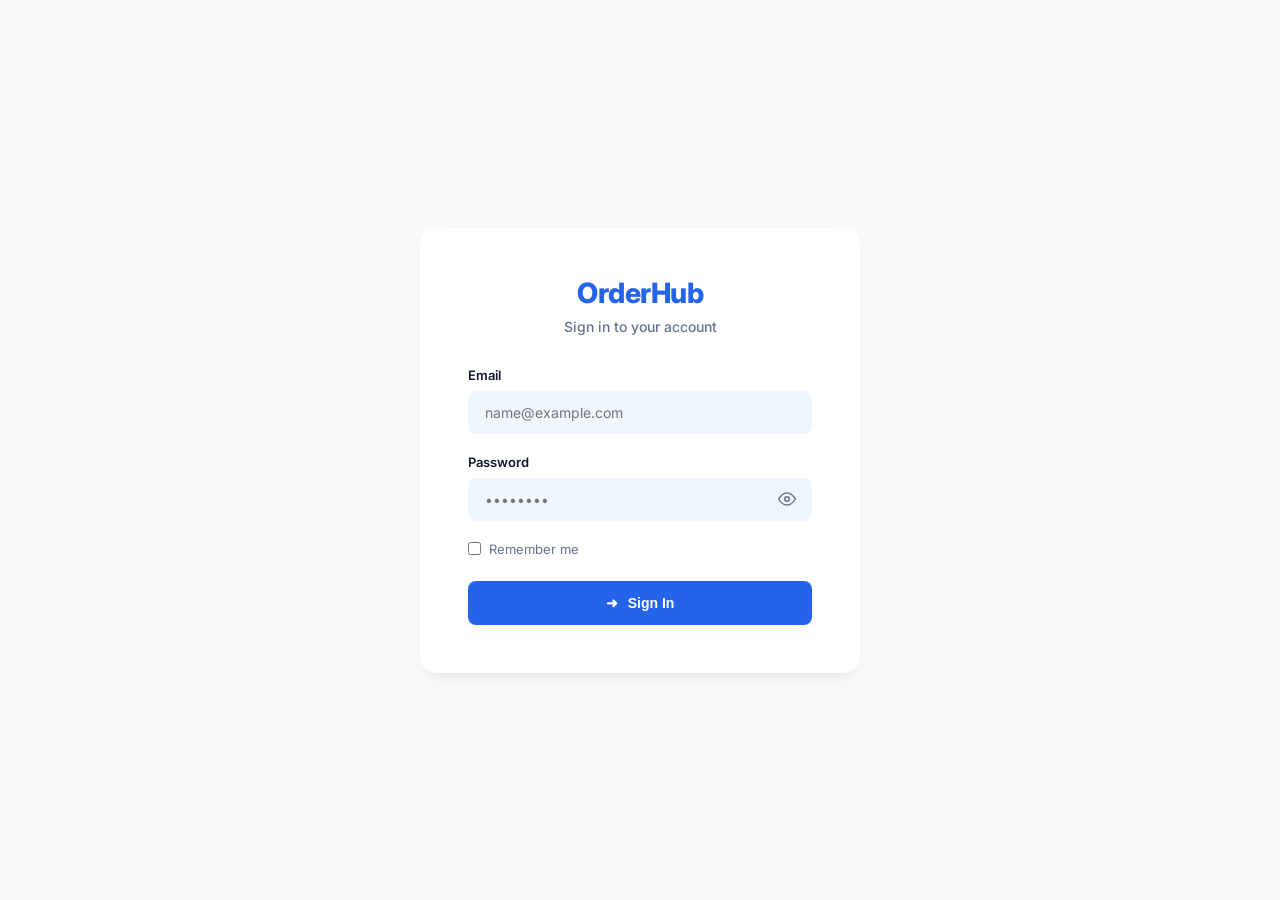
<file: templates/login.html>
<!doctype html>
<html lang="en">
<head>
  <meta charset="utf-8">
  <title>Sign In | OrderHub</title>
  <meta name="viewport" content="width=device-width, initial-scale=1">
  <link href="https://fonts.googleapis.com/css2?family=Inter:wght@400;500;600;700;800&display=swap" rel="stylesheet">
  <style>
    :root {
      --primary: #2563eb;
      --primary-hover: #1d4ed8;
      --bg: #f8fafc;
      --text: #0f172a;
      --muted: #64748b;
      --input-bg: #eff6ff;
      --radius: 12px;
      --shadow: 0 10px 25px -5px rgba(0, 0, 0, 0.05), 0 8px 10px -6px rgba(0, 0, 0, 0.05);
    }

    * { box-sizing: border-box; margin: 0; padding: 0; }
    body {
      font-family: 'Inter', -apple-system, sans-serif;
      background-color: var(--bg);
      color: var(--text);
      display: flex;
      align-items: center;
      justify-content: center;
      min-height: 100vh;
      padding: 20px;
      -webkit-font-smoothing: antialiased;
    }

    .login-card {
      background: #fff;
      width: 100%;
      max-width: 440px;
      padding: 48px;
      border-radius: 16px;
      box-shadow: var(--shadow);
      text-align: center;
    }

    .login-header h1 {
      color: var(--primary);
      font-size: 28px;
      font-weight: 800;
      letter-spacing: -0.5px;
      margin-bottom: 8px;
    }

    .login-header p {
      color: var(--muted);
      font-size: 14px;
      font-weight: 500;
      margin-bottom: 32px;
    }

    .form-group {
      text-align: left;
      margin-bottom: 20px;
    }

    .form-label {
      display: block;
      font-size: 13px;
      font-weight: 600;
      color: var(--text);
      margin-bottom: 8px;
    }

    .input-wrapper {
      position: relative;
    }

    .form-input {
      width: 100%;
      background-color: var(--input-bg);
      border: 1px solid transparent;
      padding: 12px 16px;
      border-radius: 8px;
      font-size: 14px;
      font-family: inherit;
      color: var(--text);
      outline: none;
      transition: all 0.2s;
    }

    .form-input:focus {
      background-color: #fff;
      border-color: var(--primary);
      box-shadow: 0 0 0 4px rgba(37, 99, 235, 0.1);
    }

    .toggle-password {
      position: absolute;
      right: 12px;
      top: 50%;
      transform: translateY(-50%);
      cursor: pointer;
      color: var(--muted);
      display: flex;
      align-items: center;
      justify-content: center;
      border: none;
      background: none;
      padding: 4px;
    }

    .login-btn {
      width: 100%;
      background-color: var(--primary);
      color: #fff;
      border: none;
      padding: 14px;
      border-radius: 8px;
      font-size: 14px;
      font-weight: 600;
      cursor: pointer;
      display: flex;
      align-items: center;
      justify-content: center;
      gap: 10px;
      margin-top: 24px;
      transition: all 0.2s;
    }

    .login-btn:hover {
      background-color: var(--primary-hover);
      transform: translateY(-1px);
    }

    .login-btn:active {
      transform: translateY(0);
    }

    .error-msg {
      background-color: #fef2f2;
      color: #b91c1c;
      padding: 12px;
      border-radius: 8px;
      font-size: 13px;
      font-weight: 500;
      margin-bottom: 20px;
      display: none;
    }

    .remember-row {
        display: flex;
        align-items: center;
        gap: 8px;
        margin-top: 16px;
        font-size: 13px;
        color: var(--muted);
        cursor: pointer;
    }

    .remember-row input {
        cursor: pointer;
    }

    .loader {
        width: 18px;
        height: 18px;
        border: 2px solid rgba(255,255,255,0.3);
        border-radius: 50%;
        border-top-color: #fff;
        animation: spin 0.8s linear infinite;
        display: none;
    }

    @keyframes spin {
        to { transform: rotate(360deg); }
    }
  </style>
</head>
<body>
  <div class="login-card">
    <div class="login-header">
      <h1>OrderHub</h1>
      <p>Sign in to your account</p>
    </div>

    <div id="errorBox" class="error-msg"></div>

    <form id="loginForm">
      <div class="form-group">
        <label class="form-label">Email</label>
        <input type="text" id="username" class="form-input" placeholder="name@example.com" required autocomplete="username">
      </div>

      <div class="form-group">
        <label class="form-label">Password</label>
        <div class="input-wrapper">
          <input type="password" id="password" class="form-input" placeholder="••••••••" required autocomplete="current-password">
          <button type="button" class="toggle-password" onclick="togglePassword()">
            <svg xmlns="http://www.w3.org/2000/svg" width="18" height="18" viewBox="0 0 24 24" fill="none" stroke="currentColor" stroke-width="2" stroke-linecap="round" stroke-linejoin="round"><path d="M1 12s4-8 11-8 11 8 11 8-4 8-11 8-11-8-11-8z"></path><circle cx="12" cy="12" r="3"></circle></svg>
          </button>
        </div>
      </div>

      <label class="remember-row">
        <input type="checkbox" id="rememberMe">
        <span>Remember me</span>
      </label>

      <button type="submit" class="login-btn" id="loginBtn">
        <div id="btnLoader" class="loader"></div>
        <span id="btnIcon">➜</span>
        <span id="btnText">Sign In</span>
      </button>
    </form>
  </div>

  <script>
    function togglePassword() {
      const pw = document.getElementById('password');
      pw.type = pw.type === 'password' ? 'text' : 'password';
    }

    const form = document.getElementById('loginForm');
    const btn = document.getElementById('loginBtn');
    const btnText = document.getElementById('btnText');
    const btnIcon = document.getElementById('btnIcon');
    const btnLoader = document.getElementById('btnLoader');
    const errorBox = document.getElementById('errorBox');

    form.onsubmit = async (e) => {
      e.preventDefault();
      
      // Reset state
      errorBox.style.display = 'none';
      btn.disabled = true;
      btnText.textContent = 'Signing in...';
      btnIcon.style.display = 'none';
      btnLoader.style.display = 'block';

      const username = document.getElementById('username').value;
      const password = document.getElementById('password').value;
      const remember = document.getElementById('rememberMe').checked;

      try {
        const res = await fetch('/api/login', {
          method: 'POST',
          headers: { 'Content-Type': 'application/json' },
          body: JSON.stringify({ username, password, remember })
        });

        const data = await res.json();
        if (res.ok) {
          location.href = '/';
        } else {
          errorBox.textContent = data.error || 'Invalid username or password';
          errorBox.style.display = 'block';
        }
      } catch (err) {
        errorBox.textContent = 'Connection error. Please try again.';
        errorBox.style.display = 'block';
      } finally {
        btn.disabled = false;
        btnText.textContent = 'Sign In';
        btnIcon.style.display = 'inline';
        btnLoader.style.display = 'none';
      }
    };
  </script>
</body>
</html>
</file>
